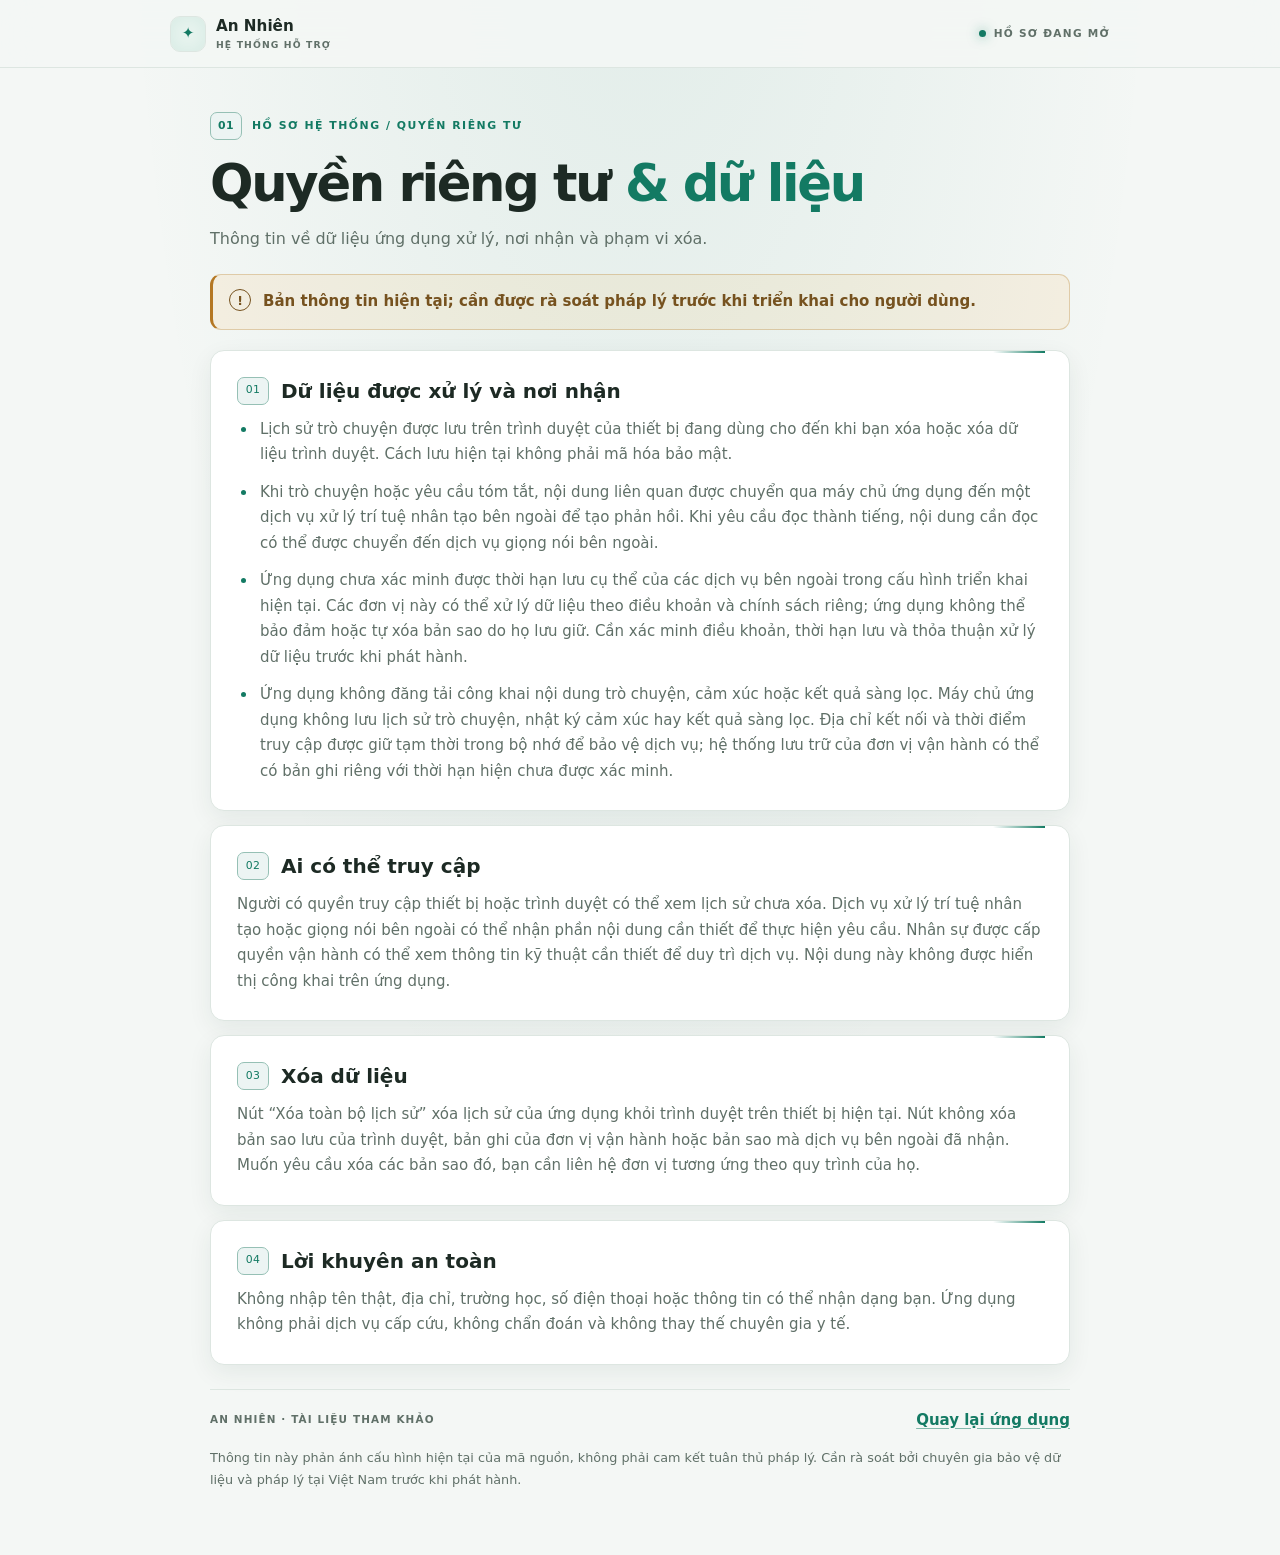
<file: static/privacy-policy.html>
<!doctype html>
<html lang="vi">
<head>
  <meta charset="utf-8">
  <meta name="viewport" content="width=device-width, initial-scale=1">
  <title>Quyền riêng tư — An Nhiên</title>
  <link rel="stylesheet" href="/static/css/legal.css?v=1.0.2">
  <script src="/static/js/legal.js?v=1.0.1"></script>
</head>
<body class="legal-page">
  <header class="legal-topbar">
    <a class="legal-brand" href="/static/index.html">
      <span class="legal-brand-mark" aria-hidden="true">✦</span>
      <span>An Nhiên<small>HỆ THỐNG HỖ TRỢ</small></span>
    </a>
    <span class="legal-status"><span aria-hidden="true"></span> HỒ SƠ ĐANG MỞ</span>
  </header>
  <main class="legal-shell">
    <p class="legal-kicker"><span>01</span> HỒ SƠ HỆ THỐNG / QUYỀN RIÊNG TƯ</p>
    <h1>Quyền riêng tư <span>& dữ liệu</span></h1>
    <p class="legal-lead">Thông tin về dữ liệu ứng dụng xử lý, nơi nhận và phạm vi xóa.</p>
    <div class="legal-alert" role="note">
      <span class="legal-alert-icon" aria-hidden="true">!</span>
      <p><strong>Bản thông tin hiện tại; cần được rà soát pháp lý trước khi triển khai cho người dùng.</strong></p>
    </div>

    <section class="legal-section">
      <div class="legal-section-head"><span>01</span><h2>Dữ liệu được xử lý và nơi nhận</h2></div>
      <ul>
        <li>Lịch sử trò chuyện được lưu trên trình duyệt của thiết bị đang dùng cho đến khi bạn xóa hoặc xóa dữ liệu trình duyệt. Cách lưu hiện tại không phải mã hóa bảo mật.</li>
        <li>Khi trò chuyện hoặc yêu cầu tóm tắt, nội dung liên quan được chuyển qua máy chủ ứng dụng đến một dịch vụ xử lý trí tuệ nhân tạo bên ngoài để tạo phản hồi. Khi yêu cầu đọc thành tiếng, nội dung cần đọc có thể được chuyển đến dịch vụ giọng nói bên ngoài.</li>
        <li>Ứng dụng chưa xác minh được thời hạn lưu cụ thể của các dịch vụ bên ngoài trong cấu hình triển khai hiện tại. Các đơn vị này có thể xử lý dữ liệu theo điều khoản và chính sách riêng; ứng dụng không thể bảo đảm hoặc tự xóa bản sao do họ lưu giữ. Cần xác minh điều khoản, thời hạn lưu và thỏa thuận xử lý dữ liệu trước khi phát hành.</li>
        <li>Ứng dụng không đăng tải công khai nội dung trò chuyện, cảm xúc hoặc kết quả sàng lọc. Máy chủ ứng dụng không lưu lịch sử trò chuyện, nhật ký cảm xúc hay kết quả sàng lọc. Địa chỉ kết nối và thời điểm truy cập được giữ tạm thời trong bộ nhớ để bảo vệ dịch vụ; hệ thống lưu trữ của đơn vị vận hành có thể có bản ghi riêng với thời hạn hiện chưa được xác minh.</li>
      </ul>
    </section>

    <section class="legal-section">
      <div class="legal-section-head"><span>02</span><h2>Ai có thể truy cập</h2></div>
      <p>Người có quyền truy cập thiết bị hoặc trình duyệt có thể xem lịch sử chưa xóa. Dịch vụ xử lý trí tuệ nhân tạo hoặc giọng nói bên ngoài có thể nhận phần nội dung cần thiết để thực hiện yêu cầu. Nhân sự được cấp quyền vận hành có thể xem thông tin kỹ thuật cần thiết để duy trì dịch vụ. Nội dung này không được hiển thị công khai trên ứng dụng.</p>
    </section>

    <section class="legal-section">
      <div class="legal-section-head"><span>03</span><h2>Xóa dữ liệu</h2></div>
      <p>Nút “Xóa toàn bộ lịch sử” xóa lịch sử của ứng dụng khỏi trình duyệt trên thiết bị hiện tại. Nút không xóa bản sao lưu của trình duyệt, bản ghi của đơn vị vận hành hoặc bản sao mà dịch vụ bên ngoài đã nhận. Muốn yêu cầu xóa các bản sao đó, bạn cần liên hệ đơn vị tương ứng theo quy trình của họ.</p>
    </section>

    <section class="legal-section">
      <div class="legal-section-head"><span>04</span><h2>Lời khuyên an toàn</h2></div>
      <p>Không nhập tên thật, địa chỉ, trường học, số điện thoại hoặc thông tin có thể nhận dạng bạn. Ứng dụng không phải dịch vụ cấp cứu, không chẩn đoán và không thay thế chuyên gia y tế.</p>
    </section>

    <footer class="legal-footer">
      <span>AN NHIÊN · TÀI LIỆU THAM KHẢO</span>
      <a href="/static/index.html">Quay lại ứng dụng</a>
    </footer>
    <p class="legal-disclaimer">Thông tin này phản ánh cấu hình hiện tại của mã nguồn, không phải cam kết tuân thủ pháp lý. Cần rà soát bởi chuyên gia bảo vệ dữ liệu và pháp lý tại Việt Nam trước khi phát hành.</p>
  </main>
</body>
</html>
</file>
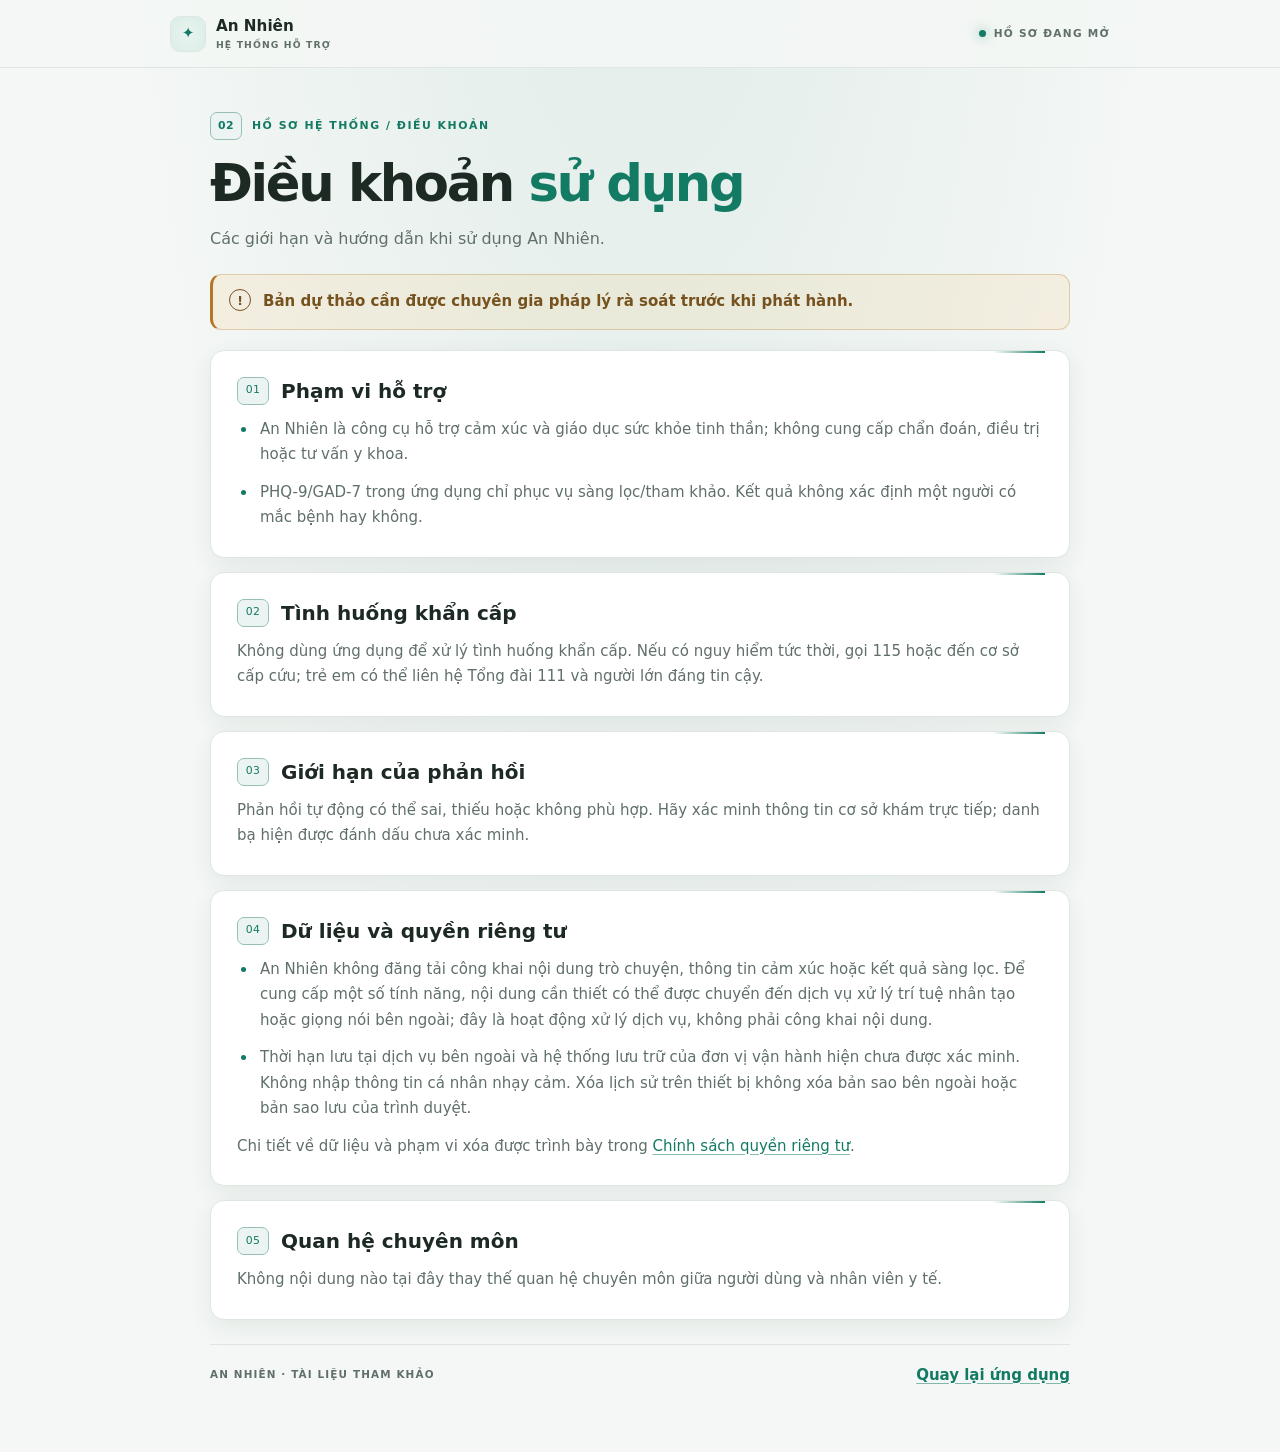
<file: static/terms-of-use.html>
<!doctype html>
<html lang="vi">
<head>
  <meta charset="utf-8">
  <meta name="viewport" content="width=device-width, initial-scale=1">
  <title>Điều khoản sử dụng — An Nhiên</title>
  <link rel="stylesheet" href="/static/css/legal.css?v=1.0.2">
  <script src="/static/js/legal.js?v=1.0.1"></script>
</head>
<body class="legal-page">
  <header class="legal-topbar">
    <a class="legal-brand" href="/static/index.html">
      <span class="legal-brand-mark" aria-hidden="true">✦</span>
      <span>An Nhiên<small>HỆ THỐNG HỖ TRỢ</small></span>
    </a>
    <span class="legal-status"><span aria-hidden="true"></span> HỒ SƠ ĐANG MỞ</span>
  </header>
  <main class="legal-shell">
    <p class="legal-kicker"><span>02</span> HỒ SƠ HỆ THỐNG / ĐIỀU KHOẢN</p>
    <h1>Điều khoản <span>sử dụng</span></h1>
    <p class="legal-lead">Các giới hạn và hướng dẫn khi sử dụng An Nhiên.</p>
    <div class="legal-alert" role="note">
      <span class="legal-alert-icon" aria-hidden="true">!</span>
      <p><strong>Bản dự thảo cần được chuyên gia pháp lý rà soát trước khi phát hành.</strong></p>
    </div>

    <section class="legal-section">
      <div class="legal-section-head"><span>01</span><h2>Phạm vi hỗ trợ</h2></div>
      <ul>
        <li>An Nhiên là công cụ hỗ trợ cảm xúc và giáo dục sức khỏe tinh thần; không cung cấp chẩn đoán, điều trị hoặc tư vấn y khoa.</li>
        <li>PHQ-9/GAD-7 trong ứng dụng chỉ phục vụ sàng lọc/tham khảo. Kết quả không xác định một người có mắc bệnh hay không.</li>
      </ul>
    </section>

    <section class="legal-section">
      <div class="legal-section-head"><span>02</span><h2>Tình huống khẩn cấp</h2></div>
      <p>Không dùng ứng dụng để xử lý tình huống khẩn cấp. Nếu có nguy hiểm tức thời, gọi 115 hoặc đến cơ sở cấp cứu; trẻ em có thể liên hệ Tổng đài 111 và người lớn đáng tin cậy.</p>
    </section>

    <section class="legal-section">
      <div class="legal-section-head"><span>03</span><h2>Giới hạn của phản hồi</h2></div>
      <p>Phản hồi tự động có thể sai, thiếu hoặc không phù hợp. Hãy xác minh thông tin cơ sở khám trực tiếp; danh bạ hiện được đánh dấu chưa xác minh.</p>
    </section>

    <section class="legal-section">
      <div class="legal-section-head"><span>04</span><h2>Dữ liệu và quyền riêng tư</h2></div>
      <ul>
        <li>An Nhiên không đăng tải công khai nội dung trò chuyện, thông tin cảm xúc hoặc kết quả sàng lọc. Để cung cấp một số tính năng, nội dung cần thiết có thể được chuyển đến dịch vụ xử lý trí tuệ nhân tạo hoặc giọng nói bên ngoài; đây là hoạt động xử lý dịch vụ, không phải công khai nội dung.</li>
        <li>Thời hạn lưu tại dịch vụ bên ngoài và hệ thống lưu trữ của đơn vị vận hành hiện chưa được xác minh. Không nhập thông tin cá nhân nhạy cảm. Xóa lịch sử trên thiết bị không xóa bản sao bên ngoài hoặc bản sao lưu của trình duyệt.</li>
      </ul>
      <p>Chi tiết về dữ liệu và phạm vi xóa được trình bày trong <a href="/static/privacy-policy.html">Chính sách quyền riêng tư</a>.</p>
    </section>

    <section class="legal-section">
      <div class="legal-section-head"><span>05</span><h2>Quan hệ chuyên môn</h2></div>
      <p>Không nội dung nào tại đây thay thế quan hệ chuyên môn giữa người dùng và nhân viên y tế.</p>
    </section>

    <footer class="legal-footer">
      <span>AN NHIÊN · TÀI LIỆU THAM KHẢO</span>
      <a href="/static/index.html">Quay lại ứng dụng</a>
    </footer>
  </main>
</body>
</html>
</file>
<file: static/css/legal.css>
:root {
  color-scheme: light;
  font-family: "Be Vietnam Pro", "Segoe UI", system-ui, sans-serif;
  font-synthesis: none;
  text-rendering: optimizeLegibility;
  -webkit-font-smoothing: antialiased;
  --legal-bg: #F4F7F5;
  --legal-surface: #FFFFFF;
  --legal-text: #1D2A24;
  --legal-muted: #607068;
  --legal-accent: #137A63;
  --legal-accent-hover: #0F6653;
  --legal-accent-soft: #E8F4EF;
  --legal-border: #DDE6E1;
  --legal-shadow: 0 8px 24px rgba(20, 52, 39, 0.07);
}

html[data-theme="dark"] {
  color-scheme: dark;
  --legal-bg: #101914;
  --legal-surface: #1B2620;
  --legal-text: #EDF4EF;
  --legal-muted: #B0BDB5;
  --legal-accent: #5CC7A4;
  --legal-accent-hover: #78D8B8;
  --legal-accent-soft: #203D33;
  --legal-border: #35473C;
  --legal-shadow: 0 8px 24px rgba(0, 0, 0, 0.2);
}

* {
  box-sizing: border-box;
}

body {
  min-width: 320px;
  min-height: 100vh;
  margin: 0;
  background:
    radial-gradient(ellipse at 50% -20%, rgba(19, 122, 99, 0.09), transparent 58%),
    var(--legal-bg);
  color: var(--legal-text);
  font-size: 15px;
  line-height: 1.7;
}

html[data-theme="dark"] body {
  background:
    radial-gradient(ellipse at 50% -20%, rgba(92, 199, 164, 0.1), transparent 58%),
    var(--legal-bg);
}

::selection {
  color: var(--legal-surface);
  background: var(--legal-accent);
}

a {
  color: var(--legal-accent);
  text-decoration-color: color-mix(in srgb, var(--legal-accent) 50%, transparent);
  text-underline-offset: 3px;
  overflow-wrap: anywhere;
}

a:hover {
  color: var(--legal-accent-hover);
  text-decoration-color: currentColor;
}

.legal-topbar {
  position: sticky;
  top: 0;
  z-index: 2;
  min-height: 68px;
  padding: 10px max(20px, calc((100vw - 940px) / 2));
  display: flex;
  align-items: center;
  justify-content: space-between;
  gap: 16px;
  background: color-mix(in srgb, var(--legal-bg) 92%, transparent);
  border-bottom: 1px solid var(--legal-border);
  backdrop-filter: blur(18px);
  -webkit-backdrop-filter: blur(18px);
}

.legal-brand {
  display: inline-flex;
  align-items: center;
  gap: 10px;
  color: var(--legal-text);
  font-size: 0.95rem;
  font-weight: 750;
  line-height: 1.2;
  text-decoration: none;
}

.legal-brand-mark {
  width: 36px;
  height: 36px;
  display: grid;
  place-items: center;
  border: 1px solid var(--legal-border);
  border-radius: 10px;
  background: var(--legal-accent-soft);
  color: var(--legal-accent);
  box-shadow: inset 0 0 18px color-mix(in srgb, var(--legal-accent) 8%, transparent);
}

.legal-brand small {
  display: block;
  margin-top: 3px;
  color: var(--legal-muted);
  font-size: 0.58rem;
  font-weight: 650;
  letter-spacing: 0.12em;
}

.legal-status {
  display: inline-flex;
  align-items: center;
  gap: 8px;
  color: var(--legal-muted);
  font-size: 0.66rem;
  font-weight: 700;
  letter-spacing: 0.12em;
}

.legal-status span {
  width: 7px;
  height: 7px;
  border-radius: 50%;
  background: var(--legal-accent);
  box-shadow: 0 0 12px color-mix(in srgb, var(--legal-accent) 65%, transparent);
}

.legal-shell {
  width: min(100% - 32px, 860px);
  margin: 44px auto 64px;
}

.legal-kicker {
  display: flex;
  align-items: center;
  gap: 10px;
  margin: 0 0 14px;
  color: var(--legal-accent);
  font-size: 0.68rem;
  font-weight: 750;
  letter-spacing: 0.14em;
}

.legal-kicker span,
.legal-section-head > span {
  display: inline-grid;
  flex: 0 0 auto;
  width: 32px;
  height: 28px;
  place-items: center;
  border: 1px solid color-mix(in srgb, var(--legal-accent) 35%, var(--legal-border));
  border-radius: 7px;
  background: color-mix(in srgb, var(--legal-accent) 8%, var(--legal-surface));
  color: var(--legal-accent);
  font-size: 0.68rem;
  letter-spacing: 0.04em;
}

.legal-shell h1 {
  margin: 0;
  color: var(--legal-text);
  font-size: clamp(2rem, 5vw, 3.2rem);
  font-weight: 750;
  letter-spacing: -0.045em;
  line-height: 1.15;
}

.legal-shell h1 span {
  color: var(--legal-accent);
}

.legal-lead {
  margin: 12px 0 22px;
  color: var(--legal-muted);
  font-size: 1rem;
}

.legal-alert {
  display: flex;
  align-items: flex-start;
  gap: 12px;
  margin: 0 0 20px;
  padding: 14px 16px;
  border: 1px solid rgba(180, 119, 35, 0.3);
  border-left: 3px solid #B47723;
  border-radius: 11px;
  background: rgba(245, 158, 11, 0.08);
  color: #76521F;
}

html[data-theme="dark"] .legal-alert {
  border-color: #785B2F;
  border-left-color: #E8B75D;
  background: rgba(245, 158, 11, 0.1);
  color: #E8D2A8;
}

.legal-alert p {
  margin: 0;
}

.legal-alert-icon {
  width: 22px;
  height: 22px;
  flex: 0 0 22px;
  display: grid;
  place-items: center;
  border: 1px solid currentColor;
  border-radius: 50%;
  font-size: 0.78rem;
  font-weight: 800;
}

.legal-section {
  position: relative;
  margin-top: 14px;
  padding: clamp(18px, 3.5vw, 26px);
  overflow: hidden;
  border: 1px solid var(--legal-border);
  border-radius: 14px;
  background: var(--legal-surface);
  box-shadow: var(--legal-shadow);
}

.legal-section::before {
  position: absolute;
  top: 0;
  right: 24px;
  width: 52px;
  height: 2px;
  background: linear-gradient(90deg, transparent, var(--legal-accent));
  content: "";
}

.legal-section-head {
  display: flex;
  align-items: center;
  gap: 12px;
  margin-bottom: 12px;
}

.legal-section-head h2 {
  margin: 0;
  color: var(--legal-text);
  font-size: clamp(1.05rem, 2.8vw, 1.25rem);
  font-weight: 700;
  line-height: 1.4;
}

.legal-section p,
.legal-section ul {
  margin: 0;
  color: var(--legal-muted);
}

.legal-section p + p,
.legal-section ul + p {
  margin-top: 12px;
}

.legal-section ul {
  display: grid;
  gap: 12px;
  padding-left: 20px;
}

.legal-section li {
  padding-left: 3px;
}

.legal-section li::marker {
  color: var(--legal-accent);
}

.legal-footer {
  display: flex;
  align-items: center;
  justify-content: space-between;
  gap: 16px;
  margin-top: 24px;
  padding-top: 18px;
  border-top: 1px solid var(--legal-border);
}

.legal-footer span {
  color: var(--legal-muted);
  font-size: 0.65rem;
  font-weight: 700;
  letter-spacing: 0.11em;
}

.legal-footer a {
  font-weight: 650;
}

.legal-disclaimer {
  margin: 14px 0 0;
  color: var(--legal-muted);
  font-size: 0.8rem;
}

@media (max-width: 520px) {
  .legal-topbar {
    min-height: 60px;
    padding: 9px 16px;
  }

  .legal-status {
    font-size: 0.55rem;
    letter-spacing: 0.08em;
  }

  .legal-shell {
    width: calc(100% - 28px);
    margin: 30px auto 44px;
  }

  .legal-footer {
    align-items: flex-start;
    flex-direction: column;
    gap: 8px;
  }
}

@media (prefers-reduced-motion: reduce) {
  *,
  *::before,
  *::after {
    scroll-behavior: auto !important;
  }
}
</file>
